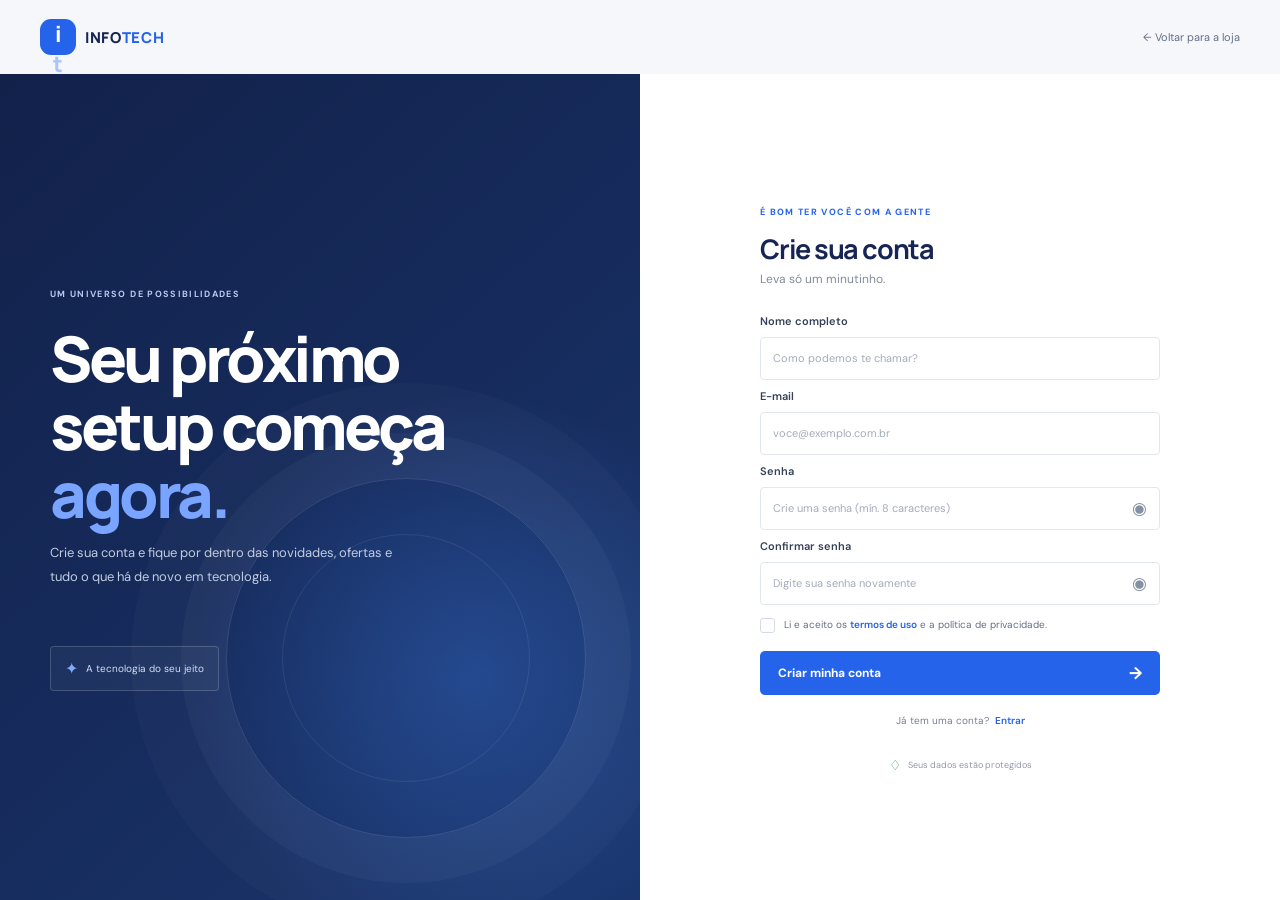
<file: cadastro.html>
<!doctype html>
<html lang="pt-BR">
<head>
  <meta charset="utf-8">
  <meta name="viewport" content="width=device-width, initial-scale=1">
  <meta name="theme-color" content="#172554">
  <title>Criar conta | Info Tech</title>
  <link rel="preconnect" href="https://fonts.googleapis.com">
  <link rel="preconnect" href="https://fonts.gstatic.com" crossorigin>
  <link href="https://fonts.googleapis.com/css2?family=DM+Sans:wght@400;500;600;700&family=Manrope:wght@400;500;600;700;800&display=swap" rel="stylesheet">
  <link rel="stylesheet" href="assets/css/styles.css">
  <script src="assets/js/app.js" defer></script>
</head>
<body class="auth-page">
  <header class="auth-header container"><a class="brand" href="index.html" aria-label="Info Tech — início"><span class="brand-mark">i<span>t</span></span><span class="brand-name">INFO<span>TECH</span></span></a><a class="back-link" href="index.html">← Voltar para a loja</a></header>
  <main class="auth-layout">
    <section class="auth-art signup-art"><div class="auth-art-content"><span class="eyebrow">UM UNIVERSO DE POSSIBILIDADES</span><h1>Seu próximo<br>setup começa <span>agora.</span></h1><p>Crie sua conta e fique por dentro das novidades, ofertas e tudo o que há de novo em tecnologia.</p><div class="auth-art-orb"></div><div class="auth-art-badge"><span>✦</span> A tecnologia do seu jeito</div></div></section>
    <section class="auth-panel"><div class="auth-card">
      <div class="auth-mobile-brand"><a class="brand" href="index.html"><span class="brand-mark">i<span>t</span></span><span class="brand-name">INFO<span>TECH</span></span></a></div>
      <span class="eyebrow">É BOM TER VOCÊ COM A GENTE</span><h2>Crie sua conta</h2><p class="auth-subtitle">Leva só um minutinho.</p>
      <form class="auth-form" data-auth-form="signup">
        <label for="name">Nome completo</label><input id="name" name="nome" type="text" placeholder="Como podemos te chamar?" autocomplete="name" required minlength="2">
        <label for="email">E-mail</label><input id="email" name="email" type="email" placeholder="voce@exemplo.com.br" autocomplete="email" required>
        <label for="password">Senha</label><div class="password-wrap"><input id="password" name="senha" type="password" placeholder="Crie uma senha (mín. 8 caracteres)" autocomplete="new-password" required minlength="8"><button class="password-toggle" type="button" aria-label="Mostrar senha" data-password-toggle="password">◉</button></div>
        <label for="confirm-password">Confirmar senha</label><div class="password-wrap"><input id="confirm-password" name="confirm-password" type="password" placeholder="Digite sua senha novamente" autocomplete="new-password" required minlength="8"><button class="password-toggle" type="button" aria-label="Mostrar senha" data-password-toggle="confirm-password">◉</button></div>
        <label class="check-row terms-row"><input type="checkbox" name="terms" required><span class="custom-check"></span><span>Li e aceito os <a href="#termos" data-toast="Os termos serão publicados quando a loja entrar em operação.">termos de uso</a> e a política de privacidade.</span></label>
        <button class="button button-primary auth-submit" type="submit">Criar minha conta <span>→</span></button>
      </form>
      <p class="auth-switch">Já tem uma conta? <a href="login.html">Entrar</a></p>
      <div class="auth-security"><span>♢</span> Seus dados estão protegidos</div>
    </div></section>
  </main>
  <div class="toast" id="toast" role="status" aria-live="polite"></div>
</body>
</html>
</file>
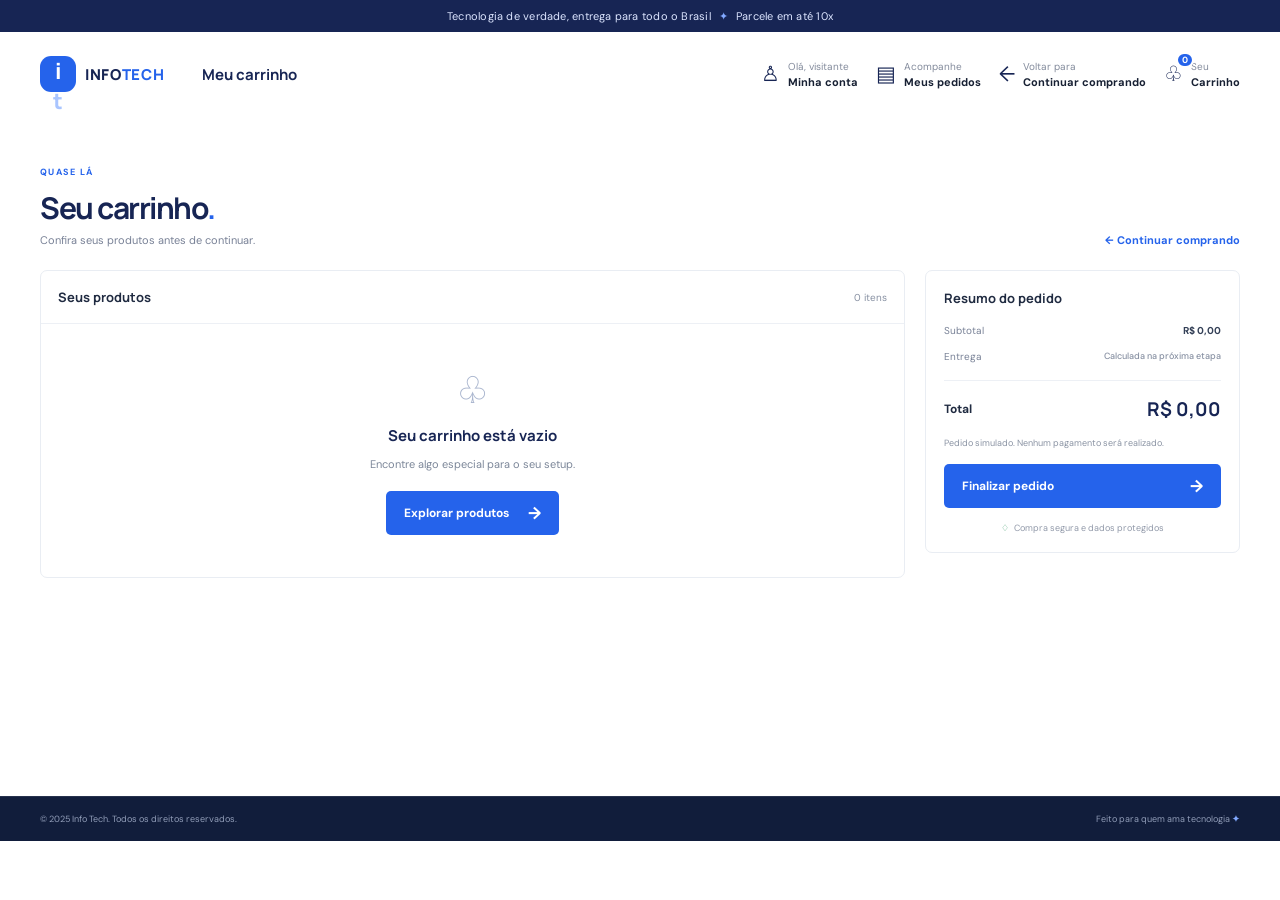
<file: carrinho.html>
<!doctype html>
<html lang="pt-BR">
<head>
  <meta charset="utf-8">
  <meta name="viewport" content="width=device-width, initial-scale=1">
  <meta name="theme-color" content="#172554">
  <meta name="description" content="Revise os produtos do seu carrinho Info Tech.">
  <title>Meu carrinho | Info Tech</title>
  <link rel="preconnect" href="https://fonts.googleapis.com">
  <link rel="preconnect" href="https://fonts.gstatic.com" crossorigin>
  <link href="https://fonts.googleapis.com/css2?family=DM+Sans:wght@400;500;600;700&family=Manrope:wght@400;500;600;700;800&display=swap" rel="stylesheet">
  <link rel="stylesheet" href="assets/css/styles.css">
  <script src="assets/js/app.js" defer></script>
</head>
<body>
  <div class="announcement">Tecnologia de verdade, entrega para todo o Brasil <span>✦</span> Parcele em até 10x</div>
  <header class="site-header">
    <div class="header-main container cart-header-main">
      <a class="brand" href="index.html" aria-label="Info Tech — página inicial"><span class="brand-mark">i<span>t</span></span><span class="brand-name">INFO<span>TECH</span></span></a>
      <span class="cart-header-title">Meu carrinho</span>
      <nav class="header-actions" aria-label="Acesso rápido">
        <a class="header-action account-action" data-account-link href="login.html"><span class="action-icon">♙</span><span><small data-account-greeting>Olá, visitante</small><strong data-account-label>Minha conta</strong></span></a>
        <a class="header-action orders-action" href="pedidos.html"><span class="action-icon">▤</span><span><small>Acompanhe</small><strong>Meus pedidos</strong></span></a>
        <a class="header-action" href="index.html"><span class="action-icon">←</span><span><small>Voltar para</small><strong>Continuar comprando</strong></span></a>
        <a class="header-action cart-action" href="carrinho.html" aria-label="Carrinho"><span class="action-icon">♧</span><span><small>Seu</small><strong>Carrinho</strong></span><b class="count-badge cart-count">0</b></a>
      </nav>
    </div>
  </header>
  <main class="cart-page container">
    <div class="cart-page-heading">
      <div><span class="eyebrow">QUASE LÁ</span><h1>Seu carrinho<span>.</span></h1><p>Confira seus produtos antes de continuar.</p></div>
      <a class="text-link" href="index.html">← Continuar comprando</a>
    </div>
    <div class="cart-layout">
      <section class="cart-items-panel" aria-label="Produtos no carrinho">
        <div class="cart-items-heading"><strong>Seus produtos</strong><span id="cart-item-count">0 itens</span></div>
        <div id="cart-items" aria-live="polite"></div>
      </section>
      <aside class="cart-summary" aria-label="Resumo do pedido">
        <h2>Resumo do pedido</h2>
        <div class="summary-line"><span>Subtotal</span><strong id="cart-subtotal">R$ 0,00</strong></div>
        <div class="summary-line"><span>Entrega</span><strong class="shipping-note">Calculada na próxima etapa</strong></div>
        <div class="summary-total"><span>Total</span><strong id="cart-total">R$ 0,00</strong></div>
        <p class="cart-demo-note">Pedido simulado. Nenhum pagamento será realizado.</p>
        <button class="button button-primary cart-checkout" type="button" data-checkout>Finalizar pedido <span>→</span></button>
        <div class="cart-secure-note"><span>♢</span> Compra segura e dados protegidos</div>
      </aside>
    </div>
  </main>
  <footer class="site-footer cart-footer"><div class="footer-bottom"><div class="container"><span>© 2025 Info Tech. Todos os direitos reservados.</span><span>Feito para quem ama tecnologia <b>✦</b></span></div></div></footer>
  <div class="toast" id="toast" role="status" aria-live="polite"></div>
</body>
</html>
</file>
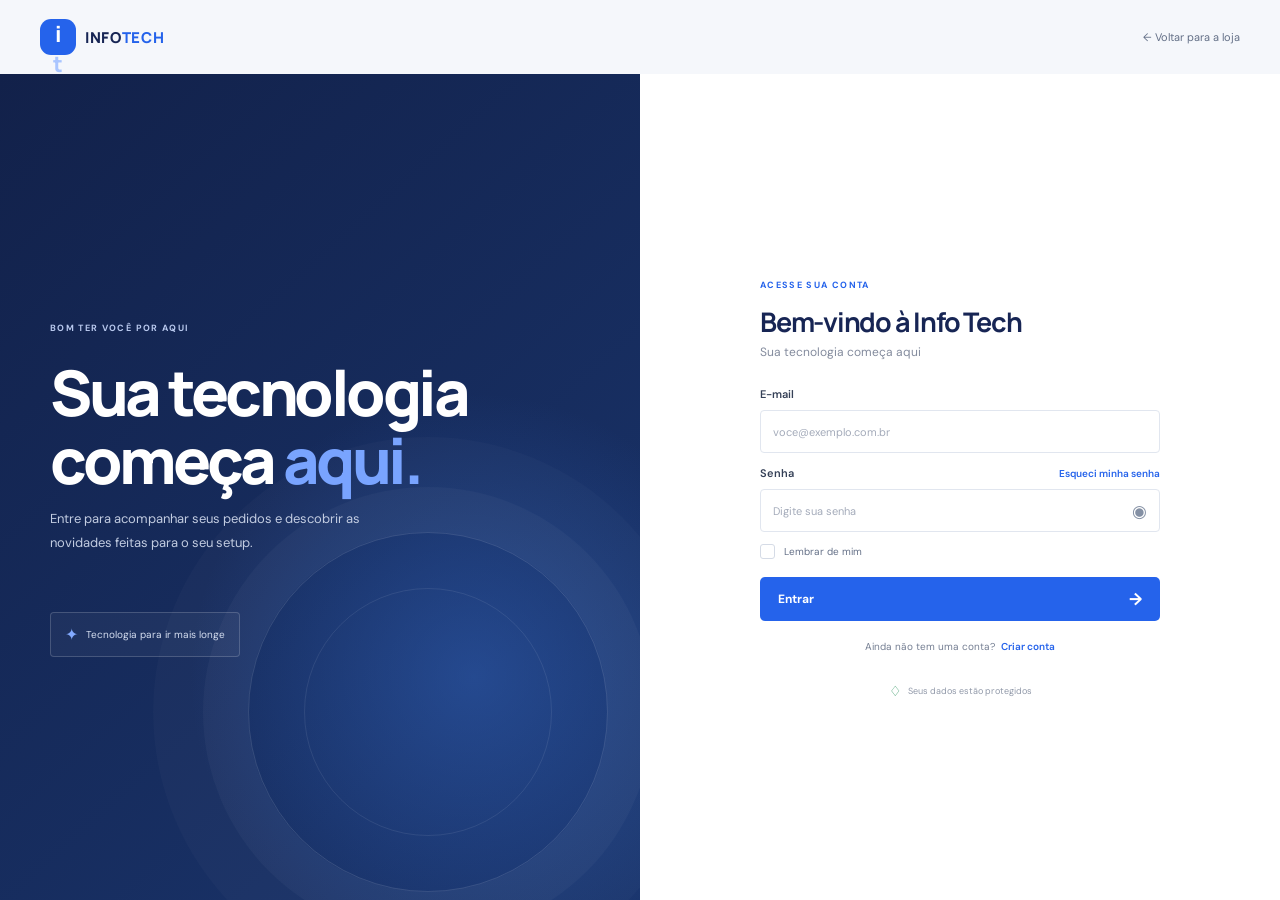
<file: login.html>
<!doctype html>
<html lang="pt-BR">
<head>
  <meta charset="utf-8">
  <meta name="viewport" content="width=device-width, initial-scale=1">
  <meta name="theme-color" content="#172554">
  <title>Entrar | Info Tech</title>
  <link rel="preconnect" href="https://fonts.googleapis.com">
  <link rel="preconnect" href="https://fonts.gstatic.com" crossorigin>
  <link href="https://fonts.googleapis.com/css2?family=DM+Sans:wght@400;500;600;700&family=Manrope:wght@400;500;600;700;800&display=swap" rel="stylesheet">
  <link rel="stylesheet" href="assets/css/styles.css">
  <script src="assets/js/app.js" defer></script>
</head>
<body class="auth-page">
  <header class="auth-header container"><a class="brand" href="index.html" aria-label="Info Tech — início"><span class="brand-mark">i<span>t</span></span><span class="brand-name">INFO<span>TECH</span></span></a><a class="back-link" href="index.html">← Voltar para a loja</a></header>
  <main class="auth-layout">
    <section class="auth-art">
      <div class="auth-art-content"><span class="eyebrow">BOM TER VOCÊ POR AQUI</span><h1>Sua tecnologia<br>começa <span>aqui.</span></h1><p>Entre para acompanhar seus pedidos e descobrir as novidades feitas para o seu setup.</p><div class="auth-art-orb"></div><div class="auth-art-badge"><span>✦</span> Tecnologia para ir mais longe</div></div>
    </section>
    <section class="auth-panel"><div class="auth-card">
      <div class="auth-mobile-brand"><a class="brand" href="index.html"><span class="brand-mark">i<span>t</span></span><span class="brand-name">INFO<span>TECH</span></span></a></div>
      <span class="eyebrow">ACESSE SUA CONTA</span><h2>Bem-vindo à Info Tech</h2><p class="auth-subtitle">Sua tecnologia começa aqui</p>
      <form class="auth-form" data-auth-form="login">
        <label for="email">E-mail</label><input id="email" name="email" type="email" placeholder="voce@exemplo.com.br" autocomplete="email" required>
        <div class="password-label"><label for="password">Senha</label><a href="#" data-toast="A recuperação de senha estará disponível quando a conta estiver conectada.">Esqueci minha senha</a></div>
        <div class="password-wrap"><input id="password" name="senha" type="password" placeholder="Digite sua senha" autocomplete="current-password" required minlength="8"><button class="password-toggle" type="button" aria-label="Mostrar senha" data-password-toggle="password">◉</button></div>
        <label class="check-row"><input type="checkbox" name="remember"><span class="custom-check"></span><span>Lembrar de mim</span></label>
        <button class="button button-primary auth-submit" type="submit">Entrar <span>→</span></button>
      </form>
      <p class="auth-switch">Ainda não tem uma conta? <a href="cadastro.html">Criar conta</a></p>
      <div class="auth-security"><span>♢</span> Seus dados estão protegidos</div>
    </div></section>
  </main>
  <div class="toast" id="toast" role="status" aria-live="polite"></div>
</body>
</html>
</file>
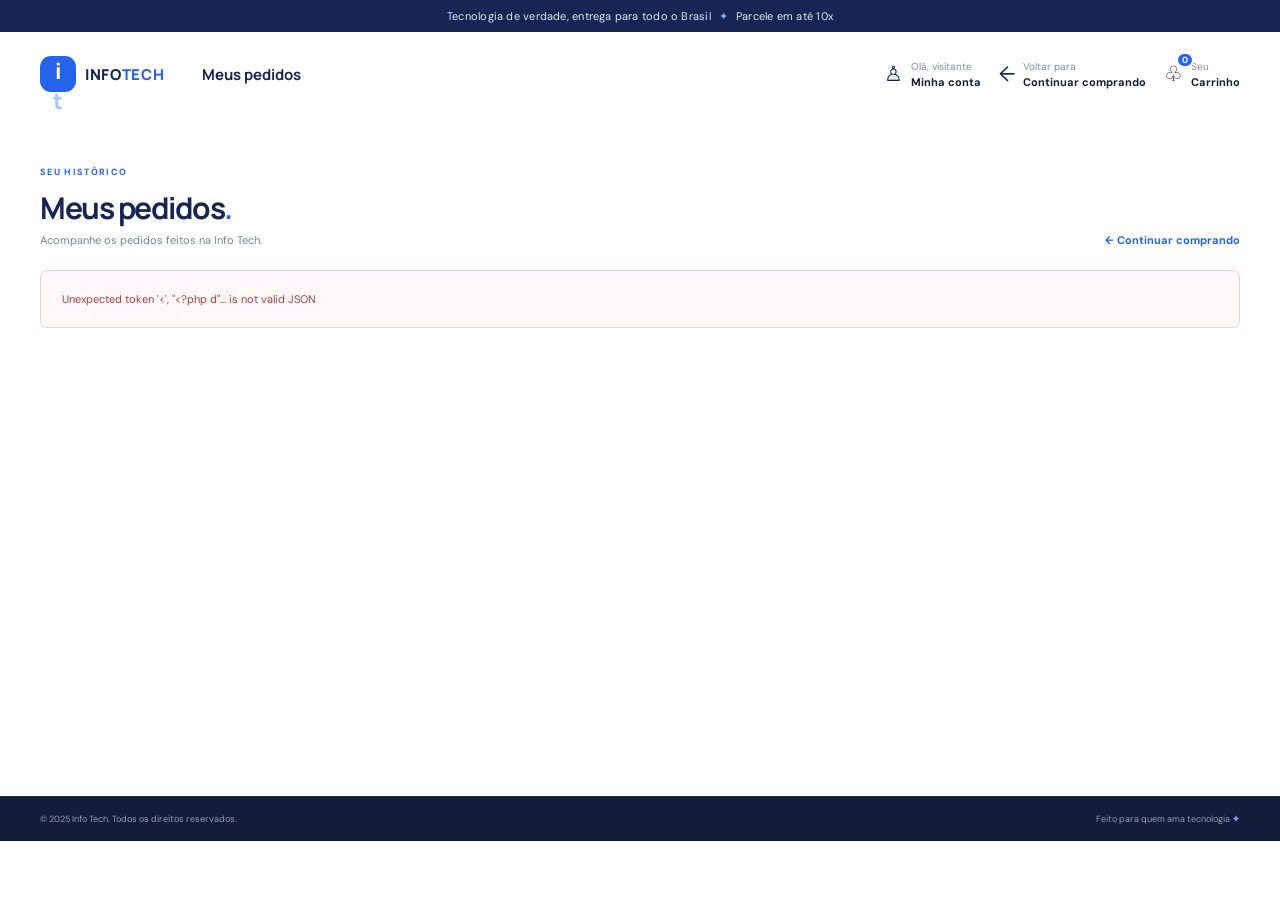
<file: pedidos.html>
<!doctype html>
<html lang="pt-BR">
<head>
  <meta charset="utf-8">
  <meta name="viewport" content="width=device-width, initial-scale=1">
  <meta name="theme-color" content="#172554">
  <meta name="description" content="Acompanhe seus pedidos Info Tech.">
  <title>Meus pedidos | Info Tech</title>
  <link rel="preconnect" href="https://fonts.googleapis.com">
  <link rel="preconnect" href="https://fonts.gstatic.com" crossorigin>
  <link href="https://fonts.googleapis.com/css2?family=DM+Sans:wght@400;500;600;700&family=Manrope:wght@400;500;600;700;800&display=swap" rel="stylesheet">
  <link rel="stylesheet" href="assets/css/styles.css">
  <script src="assets/js/app.js" defer></script>
  <script src="assets/js/pedidos.js" defer></script>
</head>
<body>
  <div class="announcement">Tecnologia de verdade, entrega para todo o Brasil <span>✦</span> Parcele em até 10x</div>
  <header class="site-header">
    <div class="header-main container cart-header-main">
      <a class="brand" href="index.html" aria-label="Info Tech — página inicial"><span class="brand-mark">i<span>t</span></span><span class="brand-name">INFO<span>TECH</span></span></a>
      <span class="cart-header-title">Meus pedidos</span>
      <nav class="header-actions" aria-label="Acesso rápido">
        <a class="header-action account-action" data-account-link href="login.html"><span class="action-icon">♙</span><span><small data-account-greeting>Olá, visitante</small><strong data-account-label>Minha conta</strong></span></a>
        <a class="header-action" href="index.html"><span class="action-icon">←</span><span><small>Voltar para</small><strong>Continuar comprando</strong></span></a>
        <a class="header-action cart-action" href="carrinho.html" aria-label="Carrinho"><span class="action-icon">♧</span><span><small>Seu</small><strong>Carrinho</strong></span><b class="count-badge cart-count">0</b></a>
      </nav>
    </div>
  </header>
  <main class="orders-page container">
    <div class="cart-page-heading">
      <div><span class="eyebrow">SEU HISTÓRICO</span><h1>Meus pedidos<span>.</span></h1><p>Acompanhe os pedidos feitos na Info Tech.</p></div>
      <a class="text-link" href="index.html">← Continuar comprando</a>
    </div>
    <div id="orders-message" class="orders-message" role="status" aria-live="polite">Carregando seus pedidos...</div>
    <section class="orders-list" id="orders-list" aria-live="polite"></section>
  </main>
  <footer class="site-footer cart-footer"><div class="footer-bottom"><div class="container"><span>© 2025 Info Tech. Todos os direitos reservados.</span><span>Feito para quem ama tecnologia <b>✦</b></span></div></div></footer>
  <div class="toast" id="toast" role="status" aria-live="polite"></div>
</body>
</html>
</file>
<file: assets/css/styles.css>
:root {
  --blue: #2563eb;
  --blue-dark: #172554;
  --ink: #172033;
  --muted: #788196;
  --line: #e8ebf1;
  --pale: #f5f7fb;
  --white: #fff;
  --font: "DM Sans", sans-serif;
  --display: "Manrope", sans-serif;
}
* { box-sizing: border-box; }
html { scroll-behavior: smooth; scroll-padding-top: 120px; }
body { margin: 0; color: var(--ink); background: #fff; font-family: var(--font); font-size: 14px; -webkit-font-smoothing: antialiased; }
a { color: inherit; text-decoration: none; }
button, input { font: inherit; }
button { cursor: pointer; }
.container { width: min(1200px, calc(100% - 48px)); margin-inline: auto; }
.sr-only { position: absolute; width: 1px; height: 1px; padding: 0; margin: -1px; overflow: hidden; clip: rect(0,0,0,0); white-space: nowrap; border: 0; }
.announcement { height: 32px; display: flex; justify-content: center; align-items: center; gap: 8px; background: var(--blue-dark); color: #dce5ff; font-size: 11px; letter-spacing: .02em; }
.announcement span { color: #82a9ff; }
.site-header { background: white; }
.header-main { min-height: 84px; display: flex; align-items: center; gap: 38px; }
.brand { display: inline-flex; flex: 0 0 auto; align-items: center; gap: 9px; }
.brand-mark { width: 36px; height: 36px; display: grid; place-items: center; position: relative; border-radius: 11px; background: var(--blue); color: #fff; font-family: var(--display); font-size: 22px; font-weight: 800; letter-spacing: -3px; padding-right: 3px; }
.brand-mark > span { color: #a9c5ff; }
.brand-name { font-family: var(--display); font-size: 15px; font-weight: 800; letter-spacing: .045em; color: var(--blue-dark); }
.brand-name > span { color: var(--blue); }
.search-form { height: 44px; display: flex; flex: 1; align-items: center; border: 1px solid #e6e9f0; border-radius: 7px; background: #f8f9fc; transition: border-color .2s, box-shadow .2s; }
.search-form:focus-within { border-color: #9db8fa; box-shadow: 0 0 0 3px #2563eb14; }
.search-form input { width: 100%; padding: 0 14px; border: 0; outline: 0; background: transparent; color: var(--ink); font-size: 13px; }
.search-form input::placeholder { color: #9299a8; }
.search-form button { width: 45px; height: 42px; border: 0; background: transparent; color: var(--blue-dark); font-size: 25px; }
.header-actions { display: flex; align-items: center; gap: 18px; }
.header-action { position: relative; display: inline-flex; align-items: center; gap: 8px; padding: 0; border: 0; background: transparent; text-align: left; color: var(--ink); white-space: nowrap; }
.header-action:disabled { cursor: wait; opacity: .65; }
.header-action > span:nth-child(2) { display: grid; gap: 2px; }
.header-action small { color: #838b9c; font-size: 10px; }
.header-action strong { font-size: 11px; font-weight: 700; }
.action-icon { color: var(--blue-dark); font-size: 21px; line-height: 1; }
.count-badge { position: absolute; top: -8px; left: 12px; min-width: 16px; height: 16px; display: grid; place-items: center; padding: 0 4px; border: 2px solid white; border-radius: 10px; background: var(--blue); color: white; font-size: 9px; }
.category-nav { border-top: 1px solid #f1f2f6; border-bottom: 1px solid #edf0f5; }
.category-nav-inner { min-height: 44px; display: flex; align-items: center; justify-content: space-between; gap: 19px; overflow-x: auto; scrollbar-width: none; }
.category-nav-inner::-webkit-scrollbar { display: none; }
.category-nav a { flex: 0 0 auto; color: #5e687d; font-size: 11px; transition: color .2s; }
.category-nav a:hover { color: var(--blue); }
.category-nav a:first-child { color: var(--blue-dark); }
.category-nav a:first-child strong { margin-left: 6px; font-size: 11px; }
.hero { position: relative; min-height: 405px; display: flex; align-items: center; overflow: hidden; margin-top: 25px; border-radius: 10px; background: #102453; color: #fff; }
.hero::before { position: absolute; inset: 0; background: radial-gradient(ellipse at 74% 40%, #2551a5 0, transparent 37%), linear-gradient(110deg, #10204a 3%, #172d61 60%, #142653); content: ""; }
.hero-content { z-index: 1; width: 53%; padding: 48px 0 48px 65px; }
.eyebrow { color: #7180a0; font-size: 9px; font-weight: 700; letter-spacing: .15em; }
.hero .eyebrow { color: #b6c8f5; }
.eyebrow-dot, .live-dot { display: inline-block; width: 6px; height: 6px; margin-right: 6px; border-radius: 50%; background: #5c90ff; vertical-align: 1px; }
.hero h1, .auth-art h1 { margin: 19px 0 11px; font-family: var(--display); font-size: clamp(35px, 4.2vw, 55px); font-weight: 800; line-height: 1.08; letter-spacing: -.055em; }
.hero h1 span { color: #76a3ff; }
.hero-content > p { margin: 0 0 26px; color: #c6cee0; font-size: 13px; }
.button { min-height: 44px; display: inline-flex; align-items: center; justify-content: center; gap: 19px; padding: 0 18px; border: 0; border-radius: 5px; font-size: 12px; font-weight: 700; transition: transform .2s, background .2s, box-shadow .2s; }
.button:hover { transform: translateY(-2px); }
.button-light { background: #fff; color: var(--blue-dark); }
.button-light:hover { box-shadow: 0 6px 20px #0002; }
.button span { font-size: 17px; }
.hero-proof { display: flex; align-items: center; gap: 10px; margin-top: 32px; color: #b6c2dd; font-size: 10px; }
.proof-stars { color: #f5ba56; font-size: 11px; letter-spacing: 1px; }
.hero-art { position: absolute; inset: 0 0 0 47%; overflow: hidden; }
.hero-product-image { position: absolute; width: 64%; height: 90%; right: 7%; top: 8%; overflow: hidden; border-radius: 12px; transform: perspective(900px) rotateY(-12deg) rotateZ(-2deg); box-shadow: 0 25px 60px #060e2580; }
.hero-product-image::after { position: absolute; inset: 0; background: linear-gradient(90deg, #13265426, transparent 60%), linear-gradient(0deg, #0d1d49a1, transparent 52%); content: ""; }
.hero-product-image img { width: 100%; height: 100%; object-fit: cover; }
.hero-orbit { position: absolute; width: 430px; height: 430px; top: -18px; right: 6%; border: 1px solid #ffffff1a; border-radius: 50%; }
.orbit-two { width: 520px; height: 520px; top: -64px; right: 0; }
.hero-chip { position: absolute; right: 7%; bottom: 17%; display: flex; align-items: center; gap: 10px; padding: 11px 15px; border: 1px solid #ffffff30; border-radius: 6px; background: #142a57d9; box-shadow: 0 12px 30px #03091840; }
.hero-chip > span { color: #83aaff; font-size: 22px; }
.hero-chip div { display: grid; gap: 3px; }
.hero-chip strong { font-size: 11px; }
.hero-chip small { color: #aab8d6; font-size: 10px; }
.hero-floating { position: absolute; top: 15%; left: 12%; color: #ffffff19; font-family: var(--display); font-size: 72px; font-weight: 800; letter-spacing: -.1em; }
.hero-floating span { font-size: 13px; vertical-align: top; }
.hero-pagination { position: absolute; right: 29px; bottom: 18px; z-index: 2; display: flex; gap: 6px; }
.hero-pagination span { width: 6px; height: 6px; border-radius: 5px; background: #ffffff5c; }
.hero-pagination .active { width: 20px; background: white; }
.benefits { display: grid; grid-template-columns: repeat(4, 1fr); margin-top: 20px; padding: 18px 19px; border: 1px solid #edf0f5; border-radius: 7px; }
.benefit { display: flex; align-items: center; gap: 12px; padding: 0 15px; border-right: 1px solid #edf0f5; }
.benefit:first-child { padding-left: 0; }
.benefit:last-child { border: 0; }
.benefit-icon { width: 33px; height: 33px; display: grid; place-items: center; flex: 0 0 auto; border-radius: 50%; background: #eff4ff; color: var(--blue); font-size: 17px; }
.benefit div { display: grid; gap: 4px; }
.benefit strong { font-size: 10px; }
.benefit small { color: var(--muted); font-size: 9px; }
.section { padding-top: 67px; }
.section-heading { display: flex; justify-content: space-between; align-items: end; gap: 18px; margin-bottom: 21px; }
.section-heading h2 { margin: 8px 0 0; font-family: var(--display); font-size: clamp(23px, 2.5vw, 30px); letter-spacing: -.045em; }
.section-heading h2 span { color: var(--blue); }
.text-link { color: var(--blue); font-size: 11px; font-weight: 700; white-space: nowrap; }
.text-link span { padding-left: 5px; font-size: 16px; vertical-align: -1px; }
.filter-pills { display: flex; gap: 8px; margin: 0 0 20px; overflow-x: auto; scrollbar-width: none; }
.filter-pills::-webkit-scrollbar { display: none; }
.filter-pill { flex: 0 0 auto; padding: 8px 13px; border: 1px solid #e9edf4; border-radius: 4px; background: white; color: #657087; font-size: 10px; transition: .2s; }
.filter-pill:hover, .filter-pill.active { border-color: var(--blue); background: var(--blue); color: white; }
.product-grid { display: grid; grid-template-columns: repeat(5, minmax(0, 1fr)); gap: 13px; }
.product-card { min-width: 0; overflow: hidden; border: 1px solid #e9edf3; border-radius: 7px; background: #fff; transition: transform .2s, box-shadow .2s, border-color .2s; }
.product-card:hover { transform: translateY(-3px); border-color: #d9e2f5; box-shadow: 0 12px 30px #1426500d; }
.product-image-wrap { height: 164px; position: relative; overflow: hidden; background: #f3f5f8; }
.product-image-link { width: 100%; height: 100%; display: block; }
.product-image-wrap img { width: 100%; height: 100%; object-fit: cover; transition: transform .4s; }
.product-card:hover .product-image-wrap img { transform: scale(1.05); }
.product-tag { position: absolute; top: 10px; left: 10px; z-index: 1; padding: 5px 7px; border-radius: 3px; background: #eaf0ff; color: var(--blue); font-size: 8px; font-weight: 700; letter-spacing: .06em; }
.product-favorite { position: absolute; top: 8px; right: 8px; z-index: 2; width: 29px; height: 29px; border: 1px solid #e9edf3; border-radius: 50%; background: #fff; color: #59647a; font-size: 17px; line-height: 1; }
.product-favorite[aria-pressed="true"] { color: #e34f65; }
.product-info { display: flex; flex-direction: column; padding: 12px 11px 11px; }
.product-category { margin-bottom: 5px; color: #8992a4; font-size: 9px; }
.product-name { min-height: 32px; color: #202b41; font-size: 11px; font-weight: 600; line-height: 1.45; }
.product-description { min-height: 2.8em; margin: 7px 0; overflow: hidden; color: #788196; font-size: 9px; line-height: 1.4; display: -webkit-box; -webkit-box-orient: vertical; -webkit-line-clamp: 2; }
.product-rating { margin: 8px 0 9px; color: #49556b; font-size: 9px; }
.product-rating > span { margin-right: 3px; color: #f3ae35; letter-spacing: -1px; font-size: 11px; }
.product-rating small { color: #929aab; }
.old-price { min-height: 13px; color: #9299a8; font-size: 9px; text-decoration: line-through; }
.old-price-empty { text-decoration: none; }
.product-price { margin-top: 1px; color: #1d273b; font-family: var(--display); font-size: 17px; letter-spacing: -.04em; }
.installment { margin-top: 3px; color: #268351; font-size: 9px; }
.product-stock { margin-top: 4px; color: #268351; font-size: 9px; }
.product-stock.out-of-stock { color: #9299a8; }
.add-cart { min-height: 34px; display: flex; align-items: center; justify-content: center; gap: 6px; margin-top: 12px; border: 1px solid #dfe7fb; border-radius: 4px; background: #f3f6ff; color: var(--blue); font-size: 9px; font-weight: 700; transition: .2s; }
.add-cart:hover { border-color: var(--blue); background: var(--blue); color: white; }
.add-cart:disabled { cursor: not-allowed; opacity: .6; }
.add-cart span { font-size: 14px; }
.empty-state { padding: 32px; color: var(--muted); text-align: center; }
.promo-band { position: relative; min-height: 275px; display: flex; align-items: center; overflow: hidden; margin-top: 70px; border-radius: 8px; background: #f2f5fb; }
.promo-copy { position: relative; z-index: 1; padding: 35px 0 35px 52px; }
.promo-copy .eyebrow { color: var(--blue); }
.live-dot { width: 6px; height: 6px; margin-left: 3px; background: #ea5463; }
.promo-copy h2 { margin: 11px 0 8px; color: var(--blue-dark); font-family: var(--display); font-size: 36px; line-height: 1.05; letter-spacing: -.05em; }
.promo-copy h2 span { color: var(--blue); }
.promo-copy p { margin: 0 0 17px; color: #6e788c; font-size: 11px; }
.button-primary { background: var(--blue); color: #fff; }
.button-primary:hover { background: #1d4ed8; box-shadow: 0 6px 18px #2563eb40; }
.promo-visual { position: absolute; inset: 0 0 0 48%; overflow: hidden; }
.promo-visual::after { position: absolute; inset: 0; background: linear-gradient(90deg, #f2f5fb 0, #f2f5fb00 32%); content: ""; }
.promo-visual img { width: 100%; height: 100%; object-fit: cover; object-position: center 45%; }
.promo-visual img.image-unavailable { visibility: hidden; }
.promo-sticker { position: absolute; z-index: 1; top: 38px; right: 50px; width: 66px; height: 66px; display: grid; place-content: center; border: 1px solid #fff9; border-radius: 50%; background: var(--blue); color: white; font-family: var(--display); font-size: 16px; font-weight: 800; line-height: 1; text-align: center; transform: rotate(12deg); }
.promo-sticker small { margin-top: 3px; font-size: 8px; letter-spacing: .1em; }
.category-section { margin-top: 70px; padding: 62px 0; background: #f7f8fb; }
.category-section .section { padding-top: 0; }
.popular-categories { display: grid; grid-template-columns: repeat(4, 1fr); gap: 13px; }
.popular-category { min-height: 160px; position: relative; display: flex; flex-direction: column; justify-content: space-between; overflow: hidden; padding: 18px; border-radius: 6px; background-size: cover; background-position: center; color: white; isolation: isolate; transition: transform .2s; }
.popular-category:hover { transform: translateY(-3px); }
.popular-category::before { position: absolute; z-index: -1; inset: 0; background: linear-gradient(180deg, #0d1b3d61, #0c193de6); content: ""; }
.category-display { background-image: url("https://images.unsplash.com/photo-1527443060795-0402a181c9dc?auto=format&fit=crop&w=550&q=75"); }
.category-setup { background-image: url("https://images.unsplash.com/photo-1587829741301-dc798b83add3?auto=format&fit=crop&w=550&q=75"); }
.category-mobile { background-image: url("https://images.unsplash.com/photo-1496181133206-80ce9b88a853?auto=format&fit=crop&w=550&q=75"); }
.category-network { background-image: url("https://images.unsplash.com/photo-1558494949-ef010cbdcc31?auto=format&fit=crop&w=550&q=75"); }
.popular-category > span { color: #d1dcf3; font-size: 8px; letter-spacing: .12em; }
.popular-category strong { font-family: var(--display); font-size: 19px; }
.popular-category i { position: absolute; right: 16px; bottom: 17px; color: #c8d6f7; font-size: 18px; font-style: normal; }
.brands-section { padding-top: 53px; padding-bottom: 57px; text-align: center; }
.brands-section > .eyebrow { color: #929aac; }
.brand-list { display: flex; align-items: center; justify-content: space-between; gap: 22px; margin-top: 25px; color: #667087; font-family: var(--display); font-size: 20px; font-weight: 800; letter-spacing: -.05em; }
.brand-list .brand-asus { font-size: 18px; font-style: italic; letter-spacing: .05em; }
.brand-list .brand-razer { font-size: 16px; letter-spacing: .12em; }
.brand-list .brand-hyperx { font-size: 19px; }
.brand-list .brand-lenovo { color: #e0524b; }
.site-footer { background: #111d3b; color: white; }
.footer-main { display: grid; grid-template-columns: 1.6fr 1fr 1.2fr 1fr; gap: 45px; padding-top: 47px; padding-bottom: 42px; }
.brand-footer .brand-name { color: white; }
.footer-about > p { max-width: 270px; margin: 16px 0; color: #abb5cc; font-size: 10px; line-height: 1.8; }
.social-links { display: flex; gap: 8px; }
.social-links a { width: 27px; height: 27px; display: grid; place-items: center; border: 1px solid #344263; border-radius: 50%; color: #d8e1f3; font-size: 10px; }
.social-links a:hover { border-color: #7fa8ff; color: #7fa8ff; }
.footer-column { display: flex; flex-direction: column; align-items: start; gap: 11px; padding-top: 5px; }
.footer-column strong { margin-bottom: 5px; font-size: 11px; }
.footer-column a, .footer-column span { color: #abb5cc; font-size: 10px; }
.footer-column a:hover { color: white; }
.footer-bottom { border-top: 1px solid #ffffff18; }
.footer-bottom .container { min-height: 43px; display: flex; align-items: center; justify-content: space-between; color: #919db8; font-size: 9px; }
.footer-bottom b { color: #82a9ff; }
.toast { position: fixed; z-index: 20; right: 24px; bottom: 24px; max-width: min(390px, calc(100% - 32px)); padding: 14px 18px; border: 1px solid #ffffff20; border-radius: 6px; background: #172554; box-shadow: 0 10px 35px #0e193542; color: white; font-size: 12px; line-height: 1.5; opacity: 0; pointer-events: none; transform: translateY(10px); transition: .25s; }
.toast.is-visible { opacity: 1; transform: translateY(0); }
.cart-header-main { justify-content: space-between; }
.cart-header-title { margin-right: auto; color: var(--blue-dark); font-family: var(--display); font-size: 15px; font-weight: 700; }
.cart-page { min-height: calc(100vh - 220px); padding-top: 45px; padding-bottom: 65px; }
.cart-page-heading { display: flex; align-items: end; justify-content: space-between; gap: 20px; margin-bottom: 23px; }
.cart-page-heading .eyebrow { color: var(--blue); }
.cart-page-heading h1 { margin: 8px 0 5px; color: var(--blue-dark); font-family: var(--display); font-size: 30px; letter-spacing: -.05em; }
.cart-page-heading h1 span { color: var(--blue); }
.cart-page-heading p { margin: 0; color: #788196; font-size: 11px; }
.cart-layout { display: grid; grid-template-columns: minmax(0, 1fr) 315px; align-items: start; gap: 20px; }
.cart-items-panel, .cart-summary { border: 1px solid #e9edf3; border-radius: 7px; background: white; }
.cart-items-heading { min-height: 53px; display: flex; align-items: center; justify-content: space-between; padding: 0 17px; border-bottom: 1px solid #edf0f5; }
.cart-items-heading strong, .cart-summary h2 { color: #202b41; font-family: var(--display); font-size: 13px; }
.cart-items-heading span { color: #8790a2; font-size: 10px; }
.cart-item { display: grid; grid-template-columns: 90px minmax(0, 1fr) auto; align-items: center; gap: 15px; padding: 16px; border-bottom: 1px solid #edf0f5; }
.cart-item:last-child { border-bottom: 0; }
.cart-item-image { width: 90px; height: 82px; border-radius: 4px; background: #f3f5f8; object-fit: cover; }
.cart-item-details { display: flex; flex-direction: column; align-items: start; gap: 6px; }
.cart-item-details > strong { color: #202b41; font-size: 11px; line-height: 1.5; }
.cart-item-unit-price { color: #7d8799; font-size: 10px; }
.cart-item-controls { display: grid; justify-items: end; gap: 7px; }
.quantity-control { height: 30px; display: inline-flex; align-items: center; border: 1px solid #e1e6ef; border-radius: 4px; }
.quantity-control button { width: 29px; height: 28px; border: 0; background: transparent; color: var(--blue); font-size: 16px; }
.quantity-control span { min-width: 22px; color: #27334b; font-size: 10px; text-align: center; }
.cart-item-total { color: #1d273b; font-family: var(--display); font-size: 12px; }
.remove-cart-item { padding: 0; border: 0; background: transparent; color: #7c8799; font-size: 9px; text-decoration: underline; }
.remove-cart-item:hover { color: #d64555; }
.cart-empty { display: flex; flex-direction: column; align-items: center; padding: 42px 18px; text-align: center; }
.cart-empty > span { color: #a9b5ce; font-size: 37px; }
.cart-empty > strong { margin-top: 11px; color: var(--blue-dark); font-family: var(--display); font-size: 15px; }
.cart-empty p, .cart-message { color: #7c8799; font-size: 11px; }
.cart-empty .button { margin-top: 9px; }
.cart-message { padding: 22px; line-height: 1.6; }
.cart-summary { padding: 18px; }
.cart-summary h2 { margin: 0 0 17px; }
.summary-line, .summary-total { display: flex; align-items: start; justify-content: space-between; gap: 10px; margin: 13px 0; color: #788196; font-size: 10px; }
.summary-line strong { color: #344057; font-size: 10px; text-align: right; }
.summary-line .shipping-note { max-width: 135px; color: #8790a2; font-size: 9px; font-weight: 500; }
.summary-total { align-items: center; margin: 17px 0 0; padding-top: 15px; border-top: 1px solid #edf0f5; color: #202b41; font-size: 12px; font-weight: 700; }
.summary-total strong { color: var(--blue-dark); font-family: var(--display); font-size: 19px; }
.cart-demo-note { margin: 14px 0; color: #8a93a3; font-size: 9px; line-height: 1.6; }
.cart-checkout { width: 100%; justify-content: space-between; }
.cart-secure-note { display: flex; justify-content: center; gap: 5px; margin-top: 14px; color: #9199a9; font-size: 9px; }
.cart-secure-note span { color: #3a9a69; }
.cart-footer { min-height: 44px; }
.cart-footer .footer-bottom .container { min-height: 44px; }
.cart-checkout:disabled { cursor: wait; opacity: .7; }

/* Order history */
.orders-page { min-height: calc(100vh - 220px); padding-top: 45px; padding-bottom: 65px; }
.orders-message { display: flex; align-items: center; gap: 12px; padding: 21px; border: 1px solid #e9edf3; border-radius: 7px; background: #fff; color: #788196; font-size: 11px; }
.orders-message.is-error { border-color: #f0cbd0; background: #fff8f8; color: #a63d49; }
.orders-message .button { min-height: 36px; }
.orders-list { display: grid; gap: 15px; }
.order-card { overflow: hidden; border: 1px solid #e9edf3; border-radius: 7px; background: #fff; }
.order-card.is-highlighted { border-color: #8eaff9; box-shadow: 0 0 0 3px #2563eb12; }
.order-card-header { min-height: 67px; display: flex; align-items: center; justify-content: space-between; gap: 15px; padding: 13px 18px; border-bottom: 1px solid #edf0f5; background: #fafbfe; }
.order-card-header > div:first-child { display: grid; gap: 4px; }
.order-label { color: #8993a5; font-size: 8px; font-weight: 700; letter-spacing: .12em; }
.order-number { color: var(--blue-dark); font-family: var(--display); font-size: 15px; }
.order-card-header > div:last-child { display: flex; align-items: center; gap: 12px; }
.order-date { color: #788196; font-size: 10px; }
.order-status { padding: 6px 9px; border-radius: 20px; background: #fff5df; color: #98700f; font-size: 9px; font-weight: 700; text-transform: capitalize; }
.order-status.status-concluido, .order-status.status-entregue { background: #eaf7ef; color: #2f8a55; }
.order-status.status-cancelado { background: #fff0f1; color: #b84955; }
.order-items { padding: 3px 18px; }
.order-item { min-height: 76px; display: grid; grid-template-columns: 58px minmax(0, 1fr) auto; align-items: center; gap: 13px; padding: 9px 0; border-bottom: 1px solid #f0f2f6; }
.order-item:last-child { border-bottom: 0; }
.order-item-image { width: 58px; height: 55px; border: 1px solid #edf0f5; border-radius: 5px; background: #f5f7fb; object-fit: cover; }
.order-item-details { display: grid; gap: 6px; }
.order-item-details strong { color: #25314a; font-size: 11px; }
.order-item-details span { color: #838da0; font-size: 9px; }
.order-item-total { color: #27334b; font-family: var(--display); font-size: 11px; white-space: nowrap; }
.order-card-footer { min-height: 57px; display: flex; align-items: center; justify-content: space-between; gap: 15px; padding: 12px 18px; border-top: 1px solid #edf0f5; }
.order-payment-note { color: #8790a2; font-size: 9px; }
.order-card-footer > strong { color: var(--blue-dark); font-family: var(--display); font-size: 14px; white-space: nowrap; }

/* Sign-in and registration */
.auth-page { min-height: 100vh; background: #f5f7fb; }
.auth-header { height: 74px; display: flex; align-items: center; justify-content: space-between; }
.back-link { color: #647087; font-size: 11px; }
.back-link:hover { color: var(--blue); }
.auth-layout { min-height: calc(100vh - 74px); display: grid; grid-template-columns: 1fr 1fr; background: white; }
.auth-art { min-height: 650px; position: relative; display: flex; align-items: center; overflow: hidden; padding: 70px max(50px, calc((100vw - 1200px) / 2)); background: #142653; color: white; isolation: isolate; }
.auth-art::before { position: absolute; z-index: -1; inset: 0; background: radial-gradient(circle at 74% 73%, #3263bb80, transparent 37%), linear-gradient(138deg, #12214a, #1a356d); content: ""; }
.auth-art-content { width: min(440px, 100%); position: relative; z-index: 1; }
.auth-art .eyebrow { color: #b9c9ee; }
.auth-art h1 { margin-top: 23px; font-size: clamp(40px, 5vw, 63px); }
.auth-art h1 span { color: #79a4ff; }
.auth-art-content > p { max-width: 370px; color: #c2cce1; font-size: 13px; line-height: 1.8; }
.auth-art-orb { position: absolute; top: 215px; left: 45%; z-index: -1; width: 360px; height: 360px; border: 1px solid #ffffff20; border-radius: 50%; box-shadow: 0 0 0 45px #ffffff08, 0 0 0 95px #ffffff05; }
.auth-art-orb::after { position: absolute; inset: 55px; border: 1px solid #ffffff15; border-radius: 50%; content: ""; }
.auth-art-badge { display: inline-flex; align-items: center; gap: 8px; margin-top: 45px; padding: 11px 14px; border: 1px solid #ffffff2d; border-radius: 4px; background: #ffffff0a; color: #d5def0; font-size: 10px; }
.auth-art-badge span { color: #83aaff; font-size: 16px; }
.auth-panel { display: flex; align-items: center; justify-content: center; padding: 54px 40px; }
.auth-card { width: min(400px, 100%); }
.auth-card > .eyebrow { color: var(--blue); }
.auth-card h2 { margin: 11px 0 4px; color: var(--blue-dark); font-family: var(--display); font-size: 27px; letter-spacing: -.045em; }
.auth-subtitle { margin: 0; color: #838b9d; font-size: 12px; }
.auth-form { display: flex; flex-direction: column; gap: 9px; margin-top: 27px; }
.auth-form > label:not(.check-row), .password-label label { color: #354057; font-size: 11px; font-weight: 600; }
.auth-form > input, .password-wrap input { width: 100%; height: 43px; padding: 0 12px; border: 1px solid #e1e6ef; border-radius: 4px; outline: 0; background: white; color: var(--ink); font-size: 11px; transition: border-color .2s, box-shadow .2s; }
.auth-form > input:focus, .password-wrap input:focus { border-color: #8eaff9; box-shadow: 0 0 0 3px #2563eb12; }
.auth-form > input::placeholder, .password-wrap input::placeholder { color: #a4abba; }
.password-label { display: flex; align-items: center; justify-content: space-between; margin-top: 4px; }
.password-label a, .auth-switch a, .terms-row a { color: var(--blue); font-size: 10px; font-weight: 600; }
.password-wrap { position: relative; }
.password-wrap input { padding-right: 43px; }
.password-toggle { position: absolute; top: 0; right: 0; width: 42px; height: 43px; border: 0; background: transparent; color: #8490a4; font-size: 17px; }
.password-toggle.is-visible { color: var(--blue); }
.check-row { display: flex; align-items: center; gap: 9px; margin: 3px 0 7px; color: #647087; font-size: 10px; cursor: pointer; }
.check-row input { position: absolute; width: 1px; height: 1px; opacity: 0; }
.custom-check { width: 15px; height: 15px; position: relative; border: 1px solid #d5dbe6; border-radius: 3px; background: white; }
.check-row input:checked + .custom-check { border-color: var(--blue); background: var(--blue); }
.check-row input:checked + .custom-check::after { position: absolute; top: 1px; left: 4px; width: 4px; height: 8px; border: solid white; border-width: 0 2px 2px 0; content: ""; transform: rotate(45deg); }
.check-row input:focus-visible + .custom-check { outline: 3px solid #2563eb40; }
.auth-submit { width: 100%; justify-content: space-between; margin-top: 2px; }
.auth-submit:disabled { cursor: wait; opacity: .7; }
.auth-switch { margin: 19px 0 0; color: #747e92; font-size: 10px; text-align: center; }
.auth-switch a { margin-left: 3px; }
.auth-security { display: flex; align-items: center; justify-content: center; gap: 6px; margin-top: 29px; color: #9199a9; font-size: 9px; }
.auth-security span { color: #3a9a69; font-size: 14px; }
.auth-mobile-brand { display: none; }
.terms-row { align-items: flex-start; line-height: 1.5; }
.terms-row .custom-check { flex: 0 0 auto; margin-top: 1px; }
.terms-row a { font-size: inherit; }
.signup-art .auth-art-orb { top: 195px; left: 40%; }

@media (max-width: 1060px) {
  .header-main { gap: 22px; }
  .header-actions { gap: 13px; }
  .orders-action, .account-action > span:nth-child(2) small, .logout-action > span:nth-child(2) { display: none; }
  .category-nav-inner { justify-content: flex-start; gap: 24px; }
  .product-grid { grid-template-columns: repeat(4, minmax(0, 1fr)); }
  .benefit { padding-inline: 9px; }
  .benefit strong { font-size: 9px; }
  .auth-art { padding-left: 40px; padding-right: 30px; }
}
@media (max-width: 760px) {
  .container { width: min(100% - 32px, 560px); }
  .announcement { height: 30px; font-size: 9px; }
  .header-main { min-height: 70px; flex-wrap: wrap; gap: 12px; padding-top: 12px; padding-bottom: 12px; }
  .brand-mark { width: 33px; height: 33px; }
  .brand-name { font-size: 13px; }
  .header-actions { margin-left: auto; gap: 13px; }
  .header-action > span:nth-child(2) { display: none; }
  .action-icon { font-size: 20px; }
  .count-badge { left: 10px; }
  .search-form { order: 2; flex: 1 0 100%; height: 40px; }
  .search-form button { height: 38px; }
  .category-nav-inner { width: 100%; padding-inline: 16px; min-height: 39px; gap: 21px; }
  .category-nav a { font-size: 10px; }
  .hero { width: calc(100% - 24px); min-height: 440px; align-items: flex-start; margin-top: 13px; }
  .hero-content { width: 100%; padding: 32px 24px; }
  .hero h1 { font-size: clamp(36px, 9vw, 48px); }
  .hero-content > p { max-width: 260px; font-size: 12px; }
  .hero-proof { max-width: 250px; align-items: flex-start; font-size: 9px; line-height: 1.5; }
  .hero-art { inset: 35% 0 0 15%; }
  .hero-product-image { width: 76%; height: 83%; right: 8%; top: 4%; }
  .hero-orbit { width: 340px; height: 340px; top: 2px; right: -2%; }
  .orbit-two { width: 410px; height: 410px; top: -34px; right: -11%; }
  .hero-chip { right: 5%; bottom: 14%; }
  .hero-floating { top: 12%; left: 7%; font-size: 55px; }
  .hero-pagination { right: 17px; bottom: 15px; }
  .benefits { grid-template-columns: repeat(2, 1fr); gap: 14px 0; padding: 15px 10px; }
  .benefit { min-height: 34px; padding: 0 8px; border-right: 0; }
  .benefit:nth-child(odd) { border-right: 1px solid #edf0f5; }
  .benefit:nth-child(3), .benefit:nth-child(4) { padding-top: 11px; border-top: 1px solid #edf0f5; }
  .benefit-icon { width: 28px; height: 28px; font-size: 14px; }
  .benefit strong { font-size: 9px; }
  .benefit small { font-size: 8px; }
  .section { padding-top: 48px; }
  .section-heading { align-items: start; }
  .section-heading h2 { max-width: 330px; font-size: 24px; }
  .section-heading .text-link { padding-top: 15px; font-size: 0; }
  .section-heading .text-link span { font-size: 19px; }
  .product-grid { grid-template-columns: repeat(2, minmax(0, 1fr)); gap: 10px; }
  .product-image-wrap { height: clamp(130px, 38vw, 190px); }
  .product-info { padding: 10px 9px; }
  .product-name { font-size: 10px; }
  .product-price { font-size: 16px; }
  .add-cart { font-size: 9px; }
  .promo-band { min-height: 340px; align-items: flex-start; margin-top: 49px; }
  .promo-copy { padding: 26px 0 26px 22px; }
  .promo-copy h2 { font-size: 29px; }
  .promo-copy p { max-width: 190px; font-size: 10px; line-height: 1.5; }
  .promo-visual { inset: 36% 0 0 20%; }
  .promo-visual::after { background: linear-gradient(180deg, #f2f5fb 0, #f2f5fb00 48%); }
  .promo-sticker { top: auto; right: 17px; bottom: 18px; width: 53px; height: 53px; font-size: 13px; }
  .category-section { margin-top: 50px; padding: 45px 0; }
  .popular-categories { grid-template-columns: repeat(2, 1fr); gap: 9px; }
  .popular-category { min-height: 135px; padding: 13px; }
  .popular-category strong { font-size: 16px; }
  .brands-section { padding: 42px 0; }
  .brand-list { justify-content: center; flex-wrap: wrap; gap: 17px 27px; font-size: 17px; }
  .brand-list .brand-asus, .brand-list .brand-razer { font-size: 15px; }
  .brand-list .brand-hyperx { font-size: 17px; }
  .footer-main { grid-template-columns: repeat(2, 1fr); gap: 28px 20px; padding-top: 35px; padding-bottom: 32px; }
  .footer-about { grid-column: 1 / -1; }
  .footer-about > p { max-width: 330px; }
  .footer-column { gap: 9px; }
  .footer-column strong { font-size: 10px; }
  .footer-column a, .footer-column span { font-size: 9px; }
  .footer-bottom .container { min-height: 53px; gap: 8px; font-size: 8px; }
  .footer-bottom .container > span:last-child { text-align: right; }
  .auth-header { height: 63px; }
  .cart-header-main { min-height: 66px; flex-wrap: nowrap; gap: 10px; }
  .cart-header-title { display: none; }
  .cart-header-main .header-actions { gap: 14px; }
  .cart-page { min-height: calc(100vh - 190px); padding-top: 30px; padding-bottom: 42px; }
  .cart-page-heading { align-items: start; }
  .cart-page-heading h1 { font-size: 26px; }
  .cart-page-heading > .text-link { padding-top: 15px; font-size: 0; }
  .cart-page-heading > .text-link::after { content: "← Loja"; font-size: 10px; }
  .cart-layout { grid-template-columns: 1fr; gap: 13px; }
  .cart-item { grid-template-columns: 65px minmax(0, 1fr) auto; gap: 9px; padding: 12px 10px; }
  .cart-item-image { width: 65px; height: 69px; }
  .cart-item-details > strong { font-size: 10px; }
  .cart-item-unit-price { font-size: 9px; }
  .cart-item-total { font-size: 10px; }
  .quantity-control button { width: 24px; }
  .cart-summary { padding: 16px; }
  .orders-page { min-height: calc(100vh - 190px); padding-top: 30px; padding-bottom: 42px; }
  .order-card-header, .order-card-footer { padding-inline: 12px; }
  .order-card-header { align-items: flex-start; }
  .order-card-header > div:last-child { align-items: flex-end; flex-direction: column; gap: 6px; }
  .order-items { padding-inline: 12px; }
  .order-item { grid-template-columns: 48px minmax(0, 1fr) auto; gap: 9px; }
  .order-item-image { width: 48px; height: 48px; }
  .order-item-total { font-size: 10px; }
  .order-payment-note { max-width: 150px; line-height: 1.5; }
  .auth-layout { min-height: calc(100vh - 63px); display: block; }
  .auth-art { display: none; }
  .auth-panel { min-height: calc(100vh - 63px); align-items: flex-start; padding: 37px 24px; }
  .auth-card { width: min(400px, 100%); margin: 0 auto; }
  .auth-mobile-brand { display: block; margin-bottom: 37px; }
  .auth-card h2 { font-size: 25px; }
  .auth-form { margin-top: 24px; }
}
@media (max-width: 380px) {
  .container { width: calc(100% - 24px); }
  .header-actions { gap: 10px; }
  .brand { gap: 6px; }
  .brand-name { font-size: 12px; }
  .hero-content { padding-inline: 19px; }
  .hero h1 { font-size: 34px; }
  .benefit { gap: 7px; padding-inline: 5px; }
  .benefit strong { font-size: 8px; }
  .benefit small { font-size: 7px; }
  .product-price { font-size: 14px; }
  .add-cart { gap: 3px; font-size: 8px; }
}
@media (prefers-reduced-motion: reduce) {
  *, *::before, *::after { scroll-behavior: auto !important; transition-duration: .01ms !important; animation-duration: .01ms !important; animation-iteration-count: 1 !important; }
}
</file>
